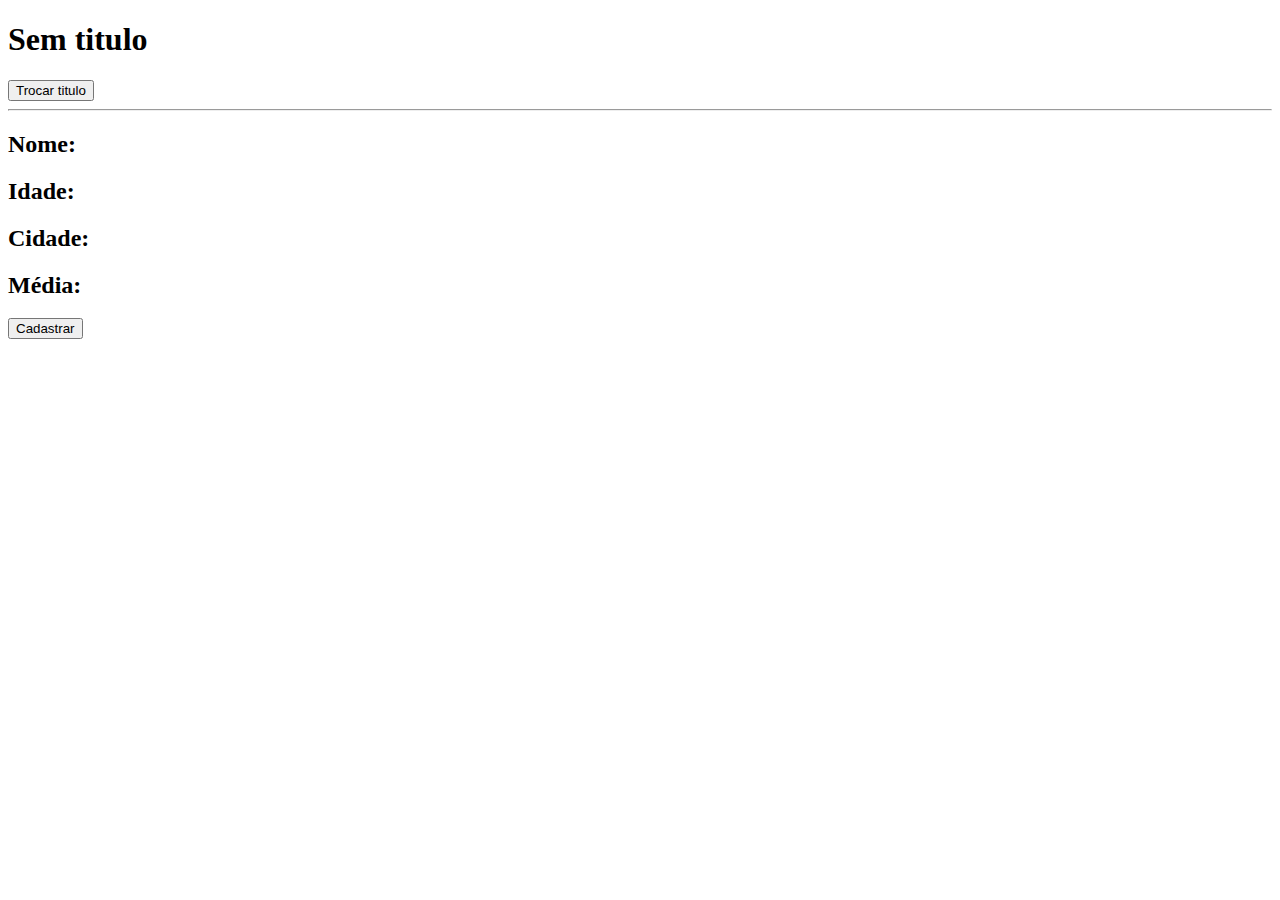
<file: aula01/index.html>
<!DOCTYPE html>
<html lang="pt-br">
<head>
    <meta charset="UTF-8">
    <meta name="viewport" content="width=device-width, initial-scale=1.0">
    <script src="./main.js" defer></script>
    <link rel="stylesheet" href="./style.css">
    <title>Aula1</title>
</head>
<body>
    <h1 id="titulo">Sem titulo</h1>
    <button id='trocar-titulo'>Trocar titulo</button>
    <hr></hr>
    
    <h2 id="nome">Nome: </h2>
    <h2 id="idade">Idade: </h2>
    <h2 id="cidade">Cidade: </h2>
    <h2 id="media">Média: </h2>
    
    <button id="cadastrarbutton">Cadastrar</button>

</body>
</html>
</file>
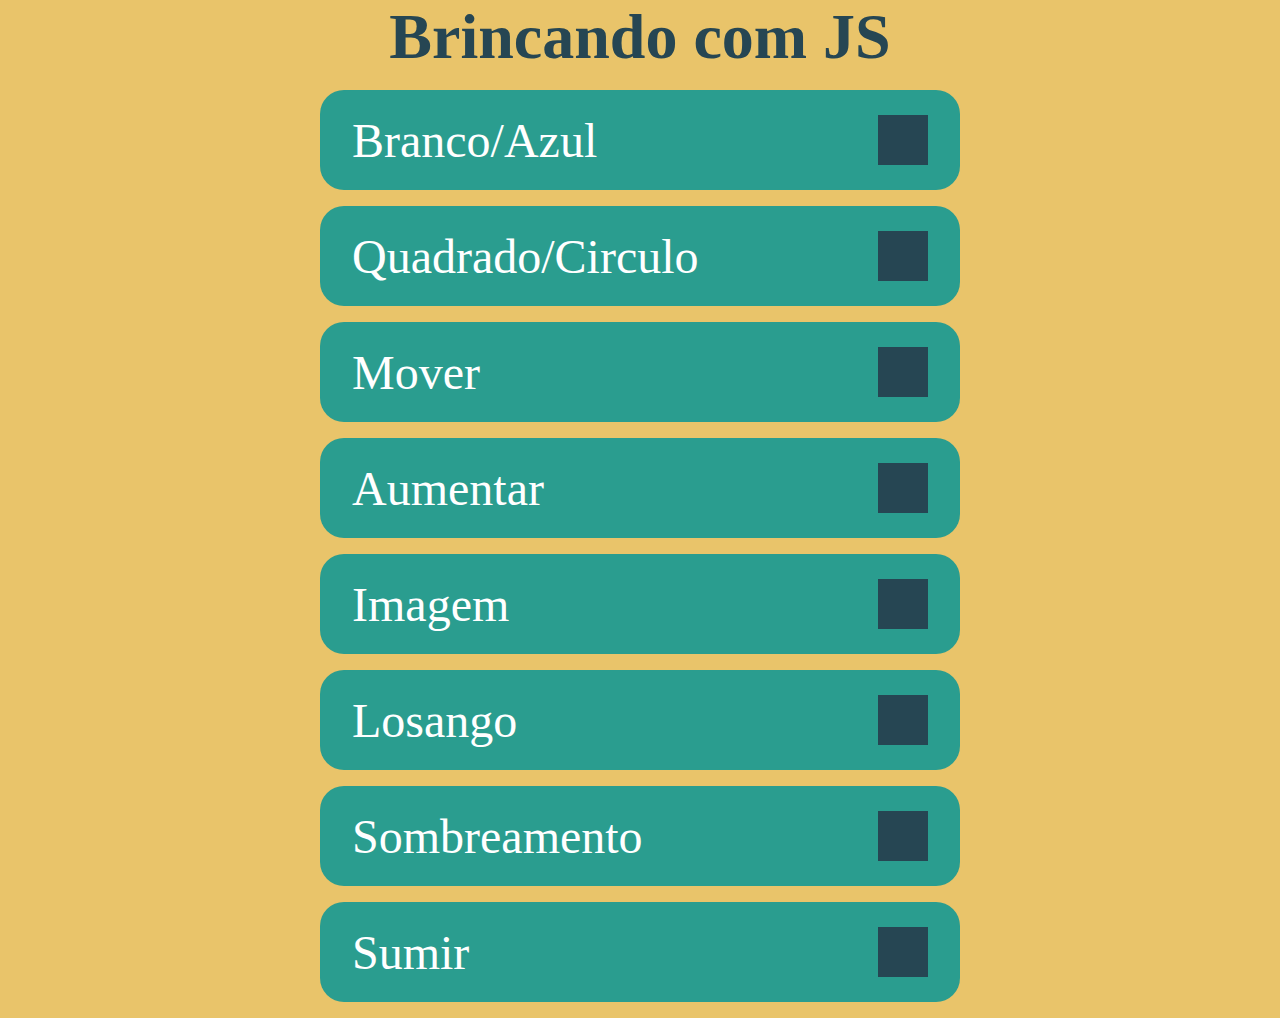
<file: aula02/index.html>
<!DOCTYPE html>
<html lang="pt-br">
<head>
    <meta charset="UTF-8">
    <meta name="viewport" content="width=device-width, initial-scale=1.0">
    <link rel="stylesheet" href="style.css">
    <script src="./app.js" defer></script>
    <title>Aula 02</title>
</head>
<body>
    <header>
        <h1>Brincando com JS</h1>
    </header>
    <main>
    <div class="container">
        <div class="item">
            <div class="texto">Branco/Azul</div>
            <div class="forma" id="forma1"></div>
        </div>
        
        <div class="item">
            <div class="texto">Quadrado/Circulo</div>
            <div class="forma" id="forma2"></div>
        
        </div><div class="item">
            <div class="texto">Mover</div>
            <div class="forma" id="forma3"></div>
       
        </div><div class="item">
            <div class="texto">Aumentar</div>
            <div class="forma" id="forma4"></div>
        
        </div><div class="item">
            <div class="texto">Imagem</div>
            <div class="forma" id="forma5"></div>
        
        </div><div class="item">
            <div class="texto">Losango</div>
            <div class="forma" id="forma6"></div>
       
        </div><div class="item">
            <div class="texto">Sombreamento</div>
            <div class="forma" id="forma7"></div>
        
        </div>
        <div class="item">
            <div class="texto">Sumir</div>
            <div class="forma" id="forma8"></div>
        </div>
    </div>
    </main>
</body>
</html>
</file>
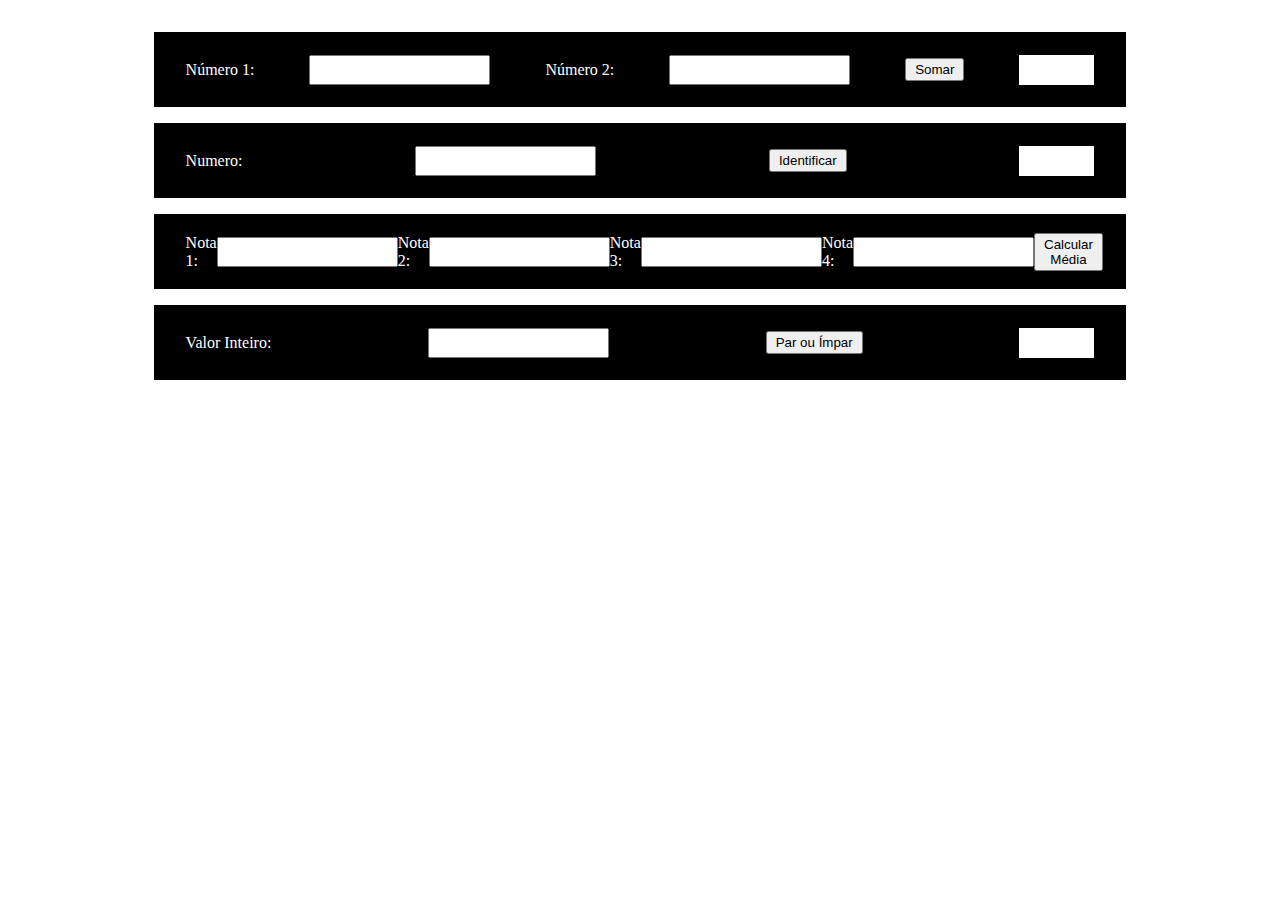
<file: aula03/index.html>
<!DOCTYPE html>
<html lang="pt-br">
<head>
    <meta charset="UTF-8">
    <meta name="viewport" content="width=device-width, initial-scale=1.0">
    <link rel="stylesheet" href="style.css">
    <script src="./main.js" defer></script>
    <title>Aula 03</title>
</head>

<body>
    <div class="container">
        <div class="item">
            <label>Número 1:</label>
            <input type="text" id="numero1">
            <label>Número 2:</label>
            <input type="text" id="numero2">
            <button id="somar">Somar</button>
            <span class="resultado" id="resultado"></span>
        </div>
        <div class="item">
            <label>Numero: </label>
            <input type="text" id="numero-it2">
            <button id="ident">Identificar</button>
            <span class="resultado" id="resultado-2"></span>
        </div>
       
        <div class="item">
            <label>Nota 1:</label>
            <input type="text" id="nota1">
            <label>Nota 2:</label>
            <input type="text" id="nota2">
            <label>Nota 3:</label>
            <input type="text" id="nota3">
            <label>Nota 4:</label>
            <input type="text" id="nota4">
            <button id="media">Calcular Média</button>
            <span class="resultado" id="resultado-media"></span>
        </div>

        <div class="item">
            <label>Valor Inteiro:</label>
            <input type="text" id="valor-inteiro">
            <button id="inteiro">Par ou Ímpar</button>
            <span class="resultado" id="parOuimpar"></span>
        </div>
    </div>
</body>
</html>
</file>
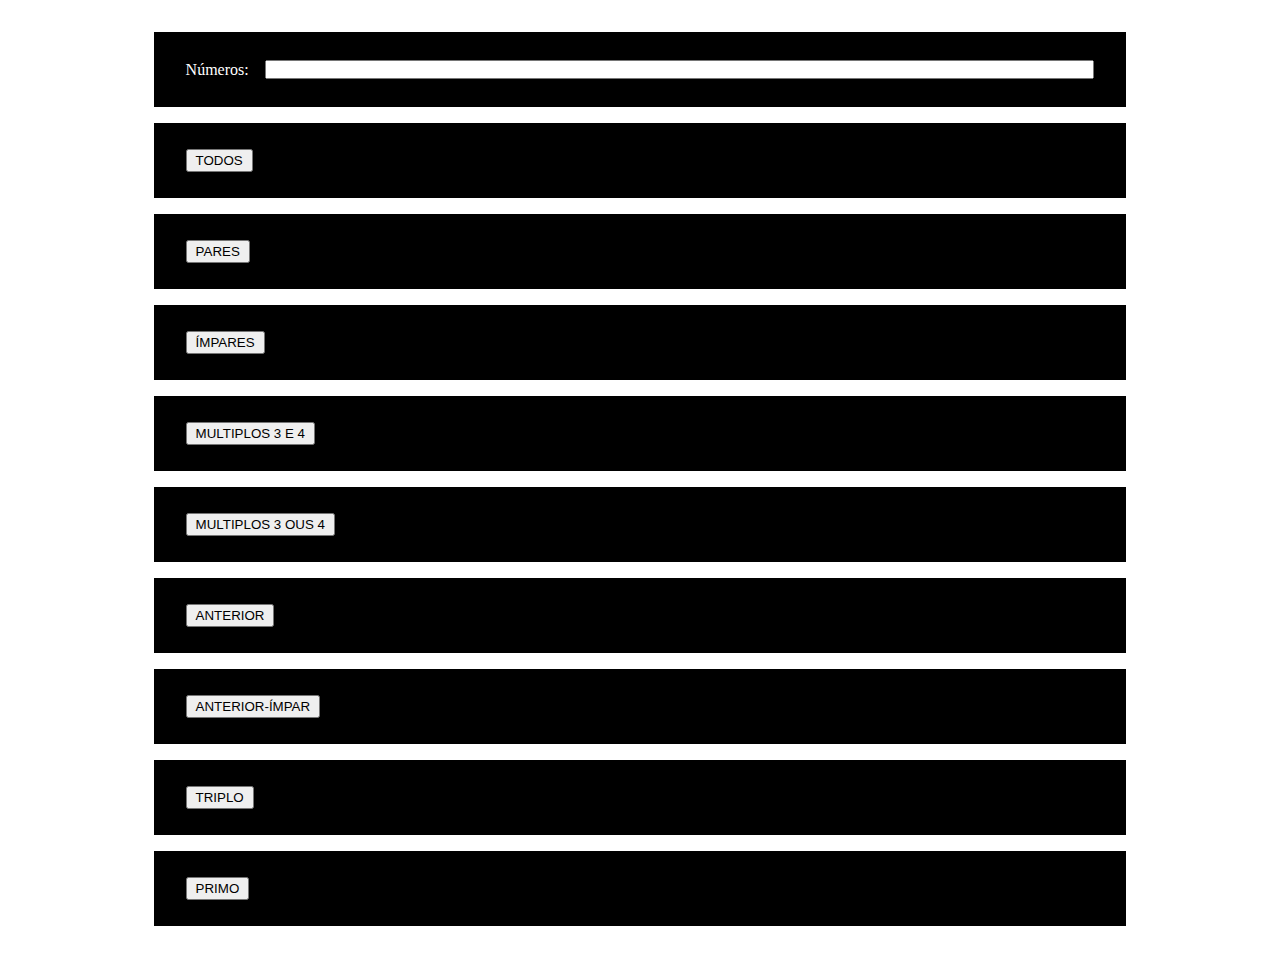
<file: aula04/index.html>
<!DOCTYPE html>
<html lang="pt-br">

<head>
    <meta charset="UTF-8">
    <meta name="viewport" content="width=device-width, initial-scale=1.0">
    <link rel="stylesheet" href="style.css">
    <script src="./main.js" defer></script>
    <title>Aula 04</title>
</head>

<body>
    <div class="container">
        <div class="item">
            <label>Números:</label>
            <input type="text" id="numeros" class="numeros">
        </div>
        <div class="item">
            <button id="botao-mostrar-todos-numeros">TODOS</button>
            <div class="numeros" id="container-todos-numeros"></div>
        </div>
        <div class="item">
            <button id="botao-mostrar-numeros-pares">PARES</button>
            <div class="numeros" id="container-numeros-pares"></div>
        </div>
        <div class="item">
            <button id="botao-mostrar-numeros-impares">ÍMPARES</button>
            <div class="numeros" id="container-numeros-impares"></div>
        </div>
        <div class="item">
            <button id="botao-mostrar-multiplos">MULTIPLOS 3 E 4</button>
            <div class="numeros" id="container-multiplos"></div>
        </div>
        <div class="item">
            <button id="botao-mostrar-multiplos-ou">MULTIPLOS 3 OUS 4</button>
            <div class="numeros" id="container-multiplos-ou"></div>
        </div>
        <div class="item">
            <button id="botao-anterior">ANTERIOR</button>
            <div class="numeros" id="container-anterior"></div>
        </div>
        <div class="item">
            <button id="botao-anterior-impar">ANTERIOR-ÍMPAR</button>
            <div class="numeros" id="container-anterior-impar"></div>
        </div>
        <div class="item">
            <button id="botao-triplo">TRIPLO</button>
            <div class="numeros" id="container-triplo"></div>
        </div>
        <div class="item">
            <button id="botao-primo">PRIMO</button>
            <div class="numeros" id="container-primo"></div>
        </div>
    </div>
</body>

</html>
</file>
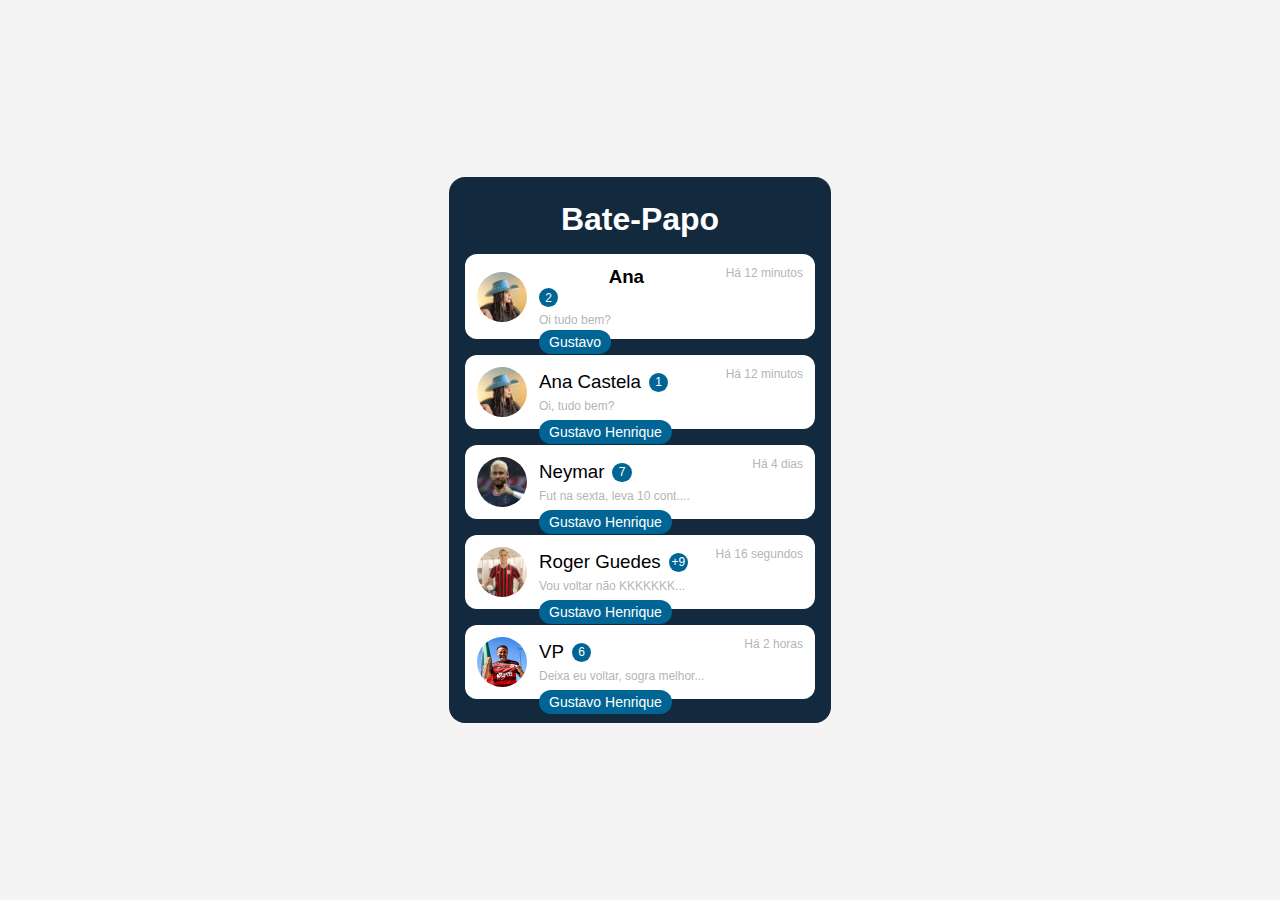
<file: aula05-atividade/index.html>
<!DOCTYPE html>
<html lang="pt-br">
<head>
    <meta charset="UTF-8">
    <meta name="viewport" content="width=device-width, initial-scale=1.0">
    <link rel="stylesheet" href="style.css">
    <script src="./app.js" defer></script>
    <title>Aula 05 - Cards</title>
</head>
<body>
    <div class="card-container" id="card-container">
        <h1>Bate-Papo</h1>
        <!--cards criados pelo JS-->
        <div class="card">
            <img src="./img/ana.jpg" alt="Ana">
            <div class="info">
                <div class="nome-container">
                    <h3 class="nome"> Ana </h3>
                    <span class="notificacoes"> 2 </span>
                </div>
                <p class="mensagem"> Oi tudo bem?</p>
            </div>
            <p class="tempo">Há 12 minutos</p>
            <div class="contato">
                <p> Gustavo </p>
            </div>
        </div>
    </div>
</body>
</html>
</file>
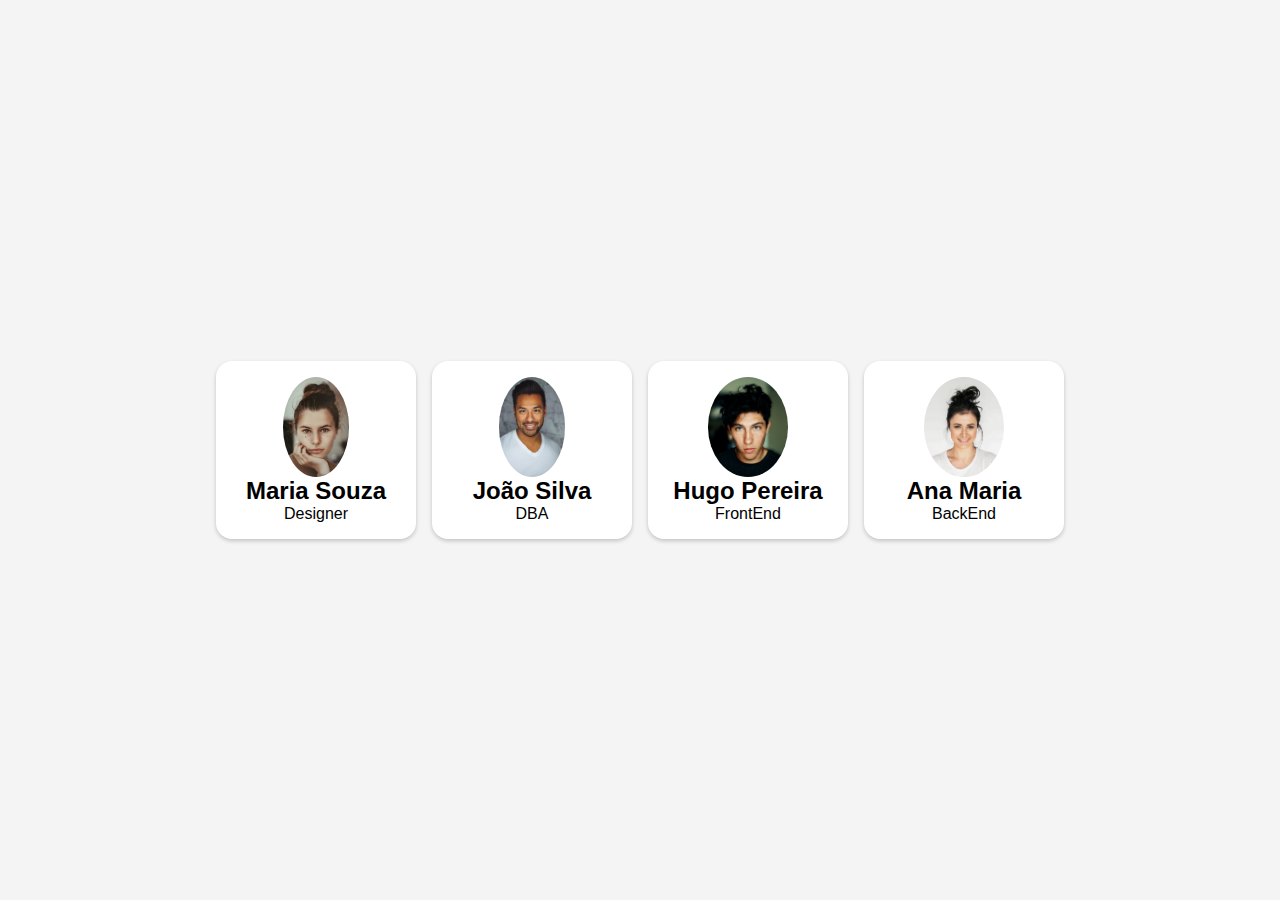
<file: aula05/index.html>
<!DOCTYPE html>
<html lang="pt-br">
<head>
    <meta charset="UTF-8">
    <meta name="viewport" content="width=device-width, initial-scale=1.0">
    <link rel="stylesheet" href="style.css">
    <script src="./app.js" defer></script>
    <title>Aula 05 - Funcionários</title>
</head>
<body>
    <div class="card-container" id="card-container">
        <!--cards criados pelo JS-->
    </div>
</body>
</html>
</file>
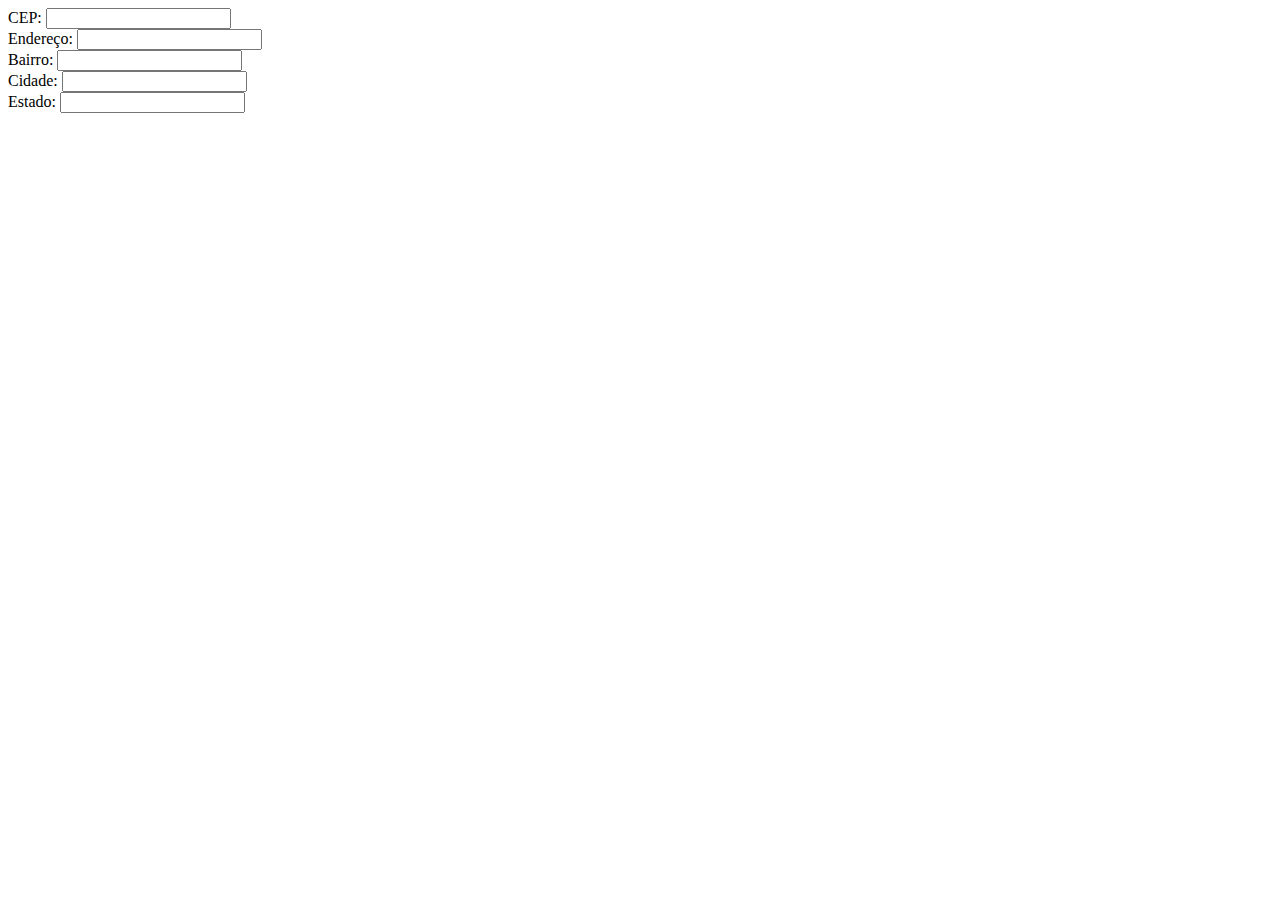
<file: aula07/index.html>
<!DOCTYPE html>
<html lang="pt-br">
<head>
    <meta charset="UTF-8">
    <meta name="viewport" content="width=device-width, initial-scale=1.0">
    <link rel="stylesheet" href="style.css">
    <script src="./app.js" defer></script>
    <title>Aula 07 - CEP</title>
</head>
<body>
    <div>
        <label for="">CEP:</label>
        <input type="text" id="cep">
    </div>
    <div>
        <label for="">Endereço:</label>
        <input type="text" id="endereco">
    </div>
    <div>
        <label for="">Bairro:</label>
        <input type="text" id="bairro">
    </div>
    <div>
        <label for="">Cidade:</label>
        <input type="text" id="cidade">
    </div>
    <div>
        <label for="">Estado:</label>
        <input type="text" id="estado">
    </div>
</body>
</html>
</file>
<file: aula01/style.css>
.amarelo{
    color: yellow;
}
.verde{
    color: green;
}
.azul{
    color: blue;
}
.vermelha{
    color: red;
}
</file>
<file: aula02/style.css>
*{
    padding: 0;
    margin: 0;
    box-sizing: border-box;
}

body{
    background-color: #E9C46A;
}

header{
    text-align: center;
}

h1{
    font-size: 64px;
    color: #264653;
    
}

.container{
    width: 100vw;
    display: flex;
    flex-direction: column;
    align-items: center;
    padding-block: 16px;
    gap: 16px;
}

.item{
    height: 100px;
    width: 50%;
    background-color: #2A9D8F;
    display: flex;
    justify-content: space-between;
    align-items: center;
    padding-inline: 32px;
    border-radius: 24px;
}

.texto{
    color: white;
    font-size: 48px;
}

.forma{
    width: 50px;
    height: 50px;
    background-color: #264653;
    cursor: pointer;
    transition: .5s;
}

.branco{
    background-color: white;
}

.circulo{
    border-radius: 50%;
}

.aumentar{
    scale: 1.2;
}

.mover{
    order: -1;
}

.foto{
    background-image: url(./img/paisagem.jpg);
    background-size: cover;
}

.girar{
    transform: rotate(230deg);  
    background-color: white;
}

.sombra{
    box-shadow: 1px 1px 20px white;
}

.sumir{
    opacity: 0;
}
</file>
<file: aula03/style.css>
*{
    padding: 0;
    margin: 0;
    box-sizing: border-box;
}

.container{
    width: 100vw;
    display: flex;
    flex-direction: column;
    align-items: center;
    padding: 32px;
    gap: 16px;
}

.item{
    background-color: black;
    height: 75px;
    width: 80%;
    justify-content: space-between;
    display: flex;
    align-items: center;
    color: white;
    padding-inline: 32px;
}

input{
    height: 30px;
}

button{
    padding: 2px 8px;
}

.resultado{
    width: 75px;
    height: 30px;
    background-color: white;
    color: black;
}
</file>
<file: aula04/style.css>
*{
    padding: 0;
    margin: 0;
    box-sizing: border-box;
}

.container{
    width: 100vw;
    display: flex;
    flex-direction: column;
    align-items: center;
    padding: 32px;
    gap: 16px;
}

.item{
    background-color: black;
    height: 75px;
    width: 80%;
    justify-content: space-between;
    display: flex;
    align-items: center;
    color: white;
    padding-inline: 32px;
    gap: 16px;
}

button{
    padding: 2px 8px;
}

.numeros{
    flex-grow: 1;
    padding: 0px 8px;
}

.numeros span{
    display: inline-block;
    background-color: goldenrod;
    width: 50px;
    text-align: center;
    border: 1px solid black;
}
</file>
<file: aula05-atividade/style.css>
* {
    margin: 0;
    padding: 0;
    box-sizing: border-box;
}

body {
    background-color: #f4f4f4;
    font-family: Arial, Helvetica, sans-serif;
    display: flex;
    justify-content: center;
    align-items: center;
    min-height: 100vh;
    text-align: center;
}

h1{
    color: white;
}

.card {
    width: 350px;
    background-color: #fff;
    
    border-radius: 12px;
    padding: 12px;
    display: grid;
    grid-template-columns: auto 1fr max-content;
    gap: 12px;
    align-items: center;
    position: relative;
}

.card img {
    width: 50px;
    height: 50px;
    border-radius: 50%;
}

.nomeCtt{
    font-weight: 500;
}

.nomeContato{
    display: flex;
    align-items: center;
    gap: 8px;
}

.notificacoes {
    width: 1.2rem;
    height: 1.2rem;
    border-radius: 50%;
    background-color: #006494;
    color: white;
    display: flex;
    align-items: center;
    justify-content: center;
    font-size: 12px;
}

.info {
    display: flex;
    flex-direction: column;
    gap: 6px;
}

.tempo, .mensagem {
    color: #b5b5b5;
    font-size: 12px;
    place-self: start;
}

.contato {
    position: absolute;
    bottom: -15px;
    left: 74px;
    background-color: #006494;
    padding: 4px 10px;
    font-size: 14px;
    border-radius: 12px;
    color: white;
}

.card-container {
    background-color: #13293d;
    display: flex;
    gap: 16px;
    flex-direction: column;
    border-radius: 16px;
    padding: 24px 16px;
}
</file>
<file: aula05/style.css>
*{
    margin: 0;
    padding: 0;
    box-sizing: border-box;
}

body{
    background-color: #f4f4f4;
    font-family: Arial, Helvetica, sans-serif;
    display: grid;
    place-content: center;
    height: 100vh;
}

.card{
        width: 200px;
        background-color: #fff;
        padding: 16px;
        display: flex;
        justify-content: center;
        align-items: center;
        flex-direction: column;
        text-align: center;
        border-radius: 16px;
        box-shadow: 0px 2px 4px #0003;
}

.card-container{
    display: flex;
    gap: 16px;
}

.card img{
    max-width: 100px;
    height: 100px;
    border-radius: 50%;
}
</file>
<file: aula07/style.css>
/* *{
    margin: 0;
    padding: 0;
    box-sizing: border-box;
} */
</file>
